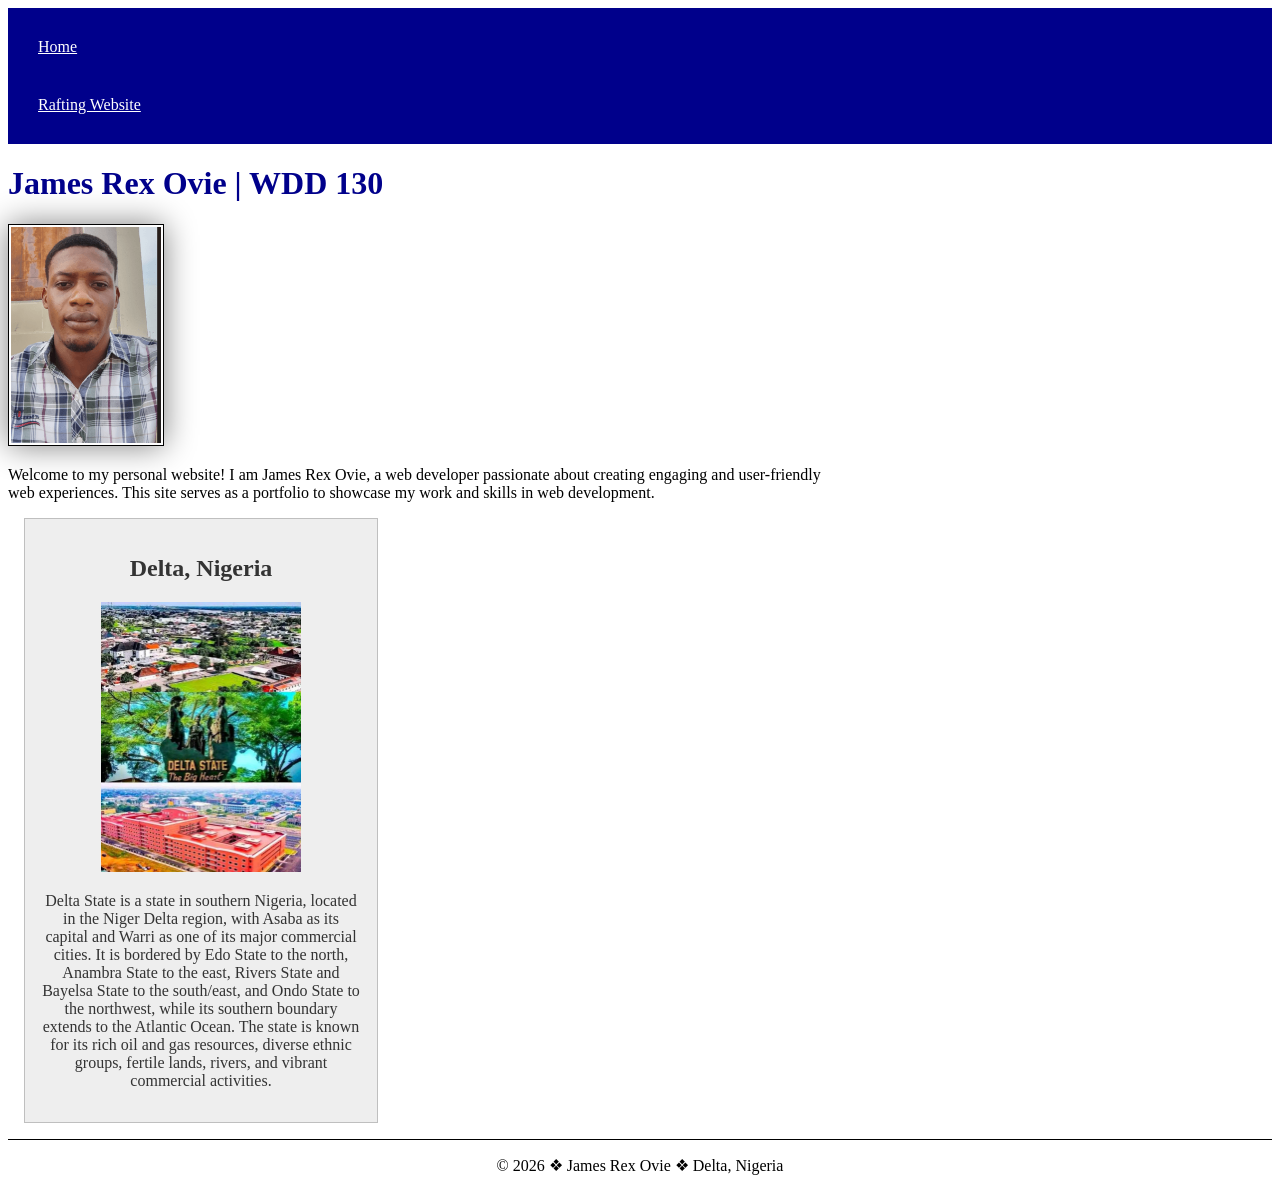
<file: index.html>
<!DOCTYPE html>
<html lang="en">

<head>
    <meta charset="UTF-8">
    <meta name="viewport" content="width=device-width, initial-scale=1.0">
    <title>James Rex Ovie | WDD 130</title>
    <meta name="description"
      content="Describe your home page here using your keywords like your name, the course, the purpose of the page.">
    <meta name="author" content="James Rex Ovie">
    <link rel="stylesheet" href="styles/styles.css">
</head>

<body>
    <header>
        <nav>
            <a href="#">Home</a>
            <a href="wwr/">Rafting Website</a>
        </nav>
    </header>
    <main>
        <h1>James Rex Ovie | WDD 130</h1>
        <img src="images/profile.png" alt="Hello, my name is James Rex Ovie" width="200">
        <p>Welcome to my personal website! I am James Rex Ovie, a web developer passionate about
            creating engaging and user-friendly web experiences. This site serves as a portfolio to
            showcase my work and skills in web development.</p>
    </main>
    <aside>
        <h2> Delta, Nigeria</h2>
        <img src="images/delta-state.jpg" alt="Delta landscape">
        <p>Delta State is a state in southern Nigeria, located in the Niger Delta region, with
            Asaba as its capital and Warri as one of its major commercial cities. It is
            bordered by Edo State to the north, Anambra State to the east, Rivers State and
            Bayelsa State to the south/east, and Ondo State to the northwest, while its southern
            boundary extends to the Atlantic Ocean. The state is known for its rich oil and gas
            resources, diverse ethnic groups, fertile lands, rivers, and vibrant commercial
            activities.</p>
    </aside>
    <footer>
        <p>© 2026 &#10070; James Rex Ovie &#10070; Delta, Nigeria</p>
    </footer>
</body>

</html>
</file>
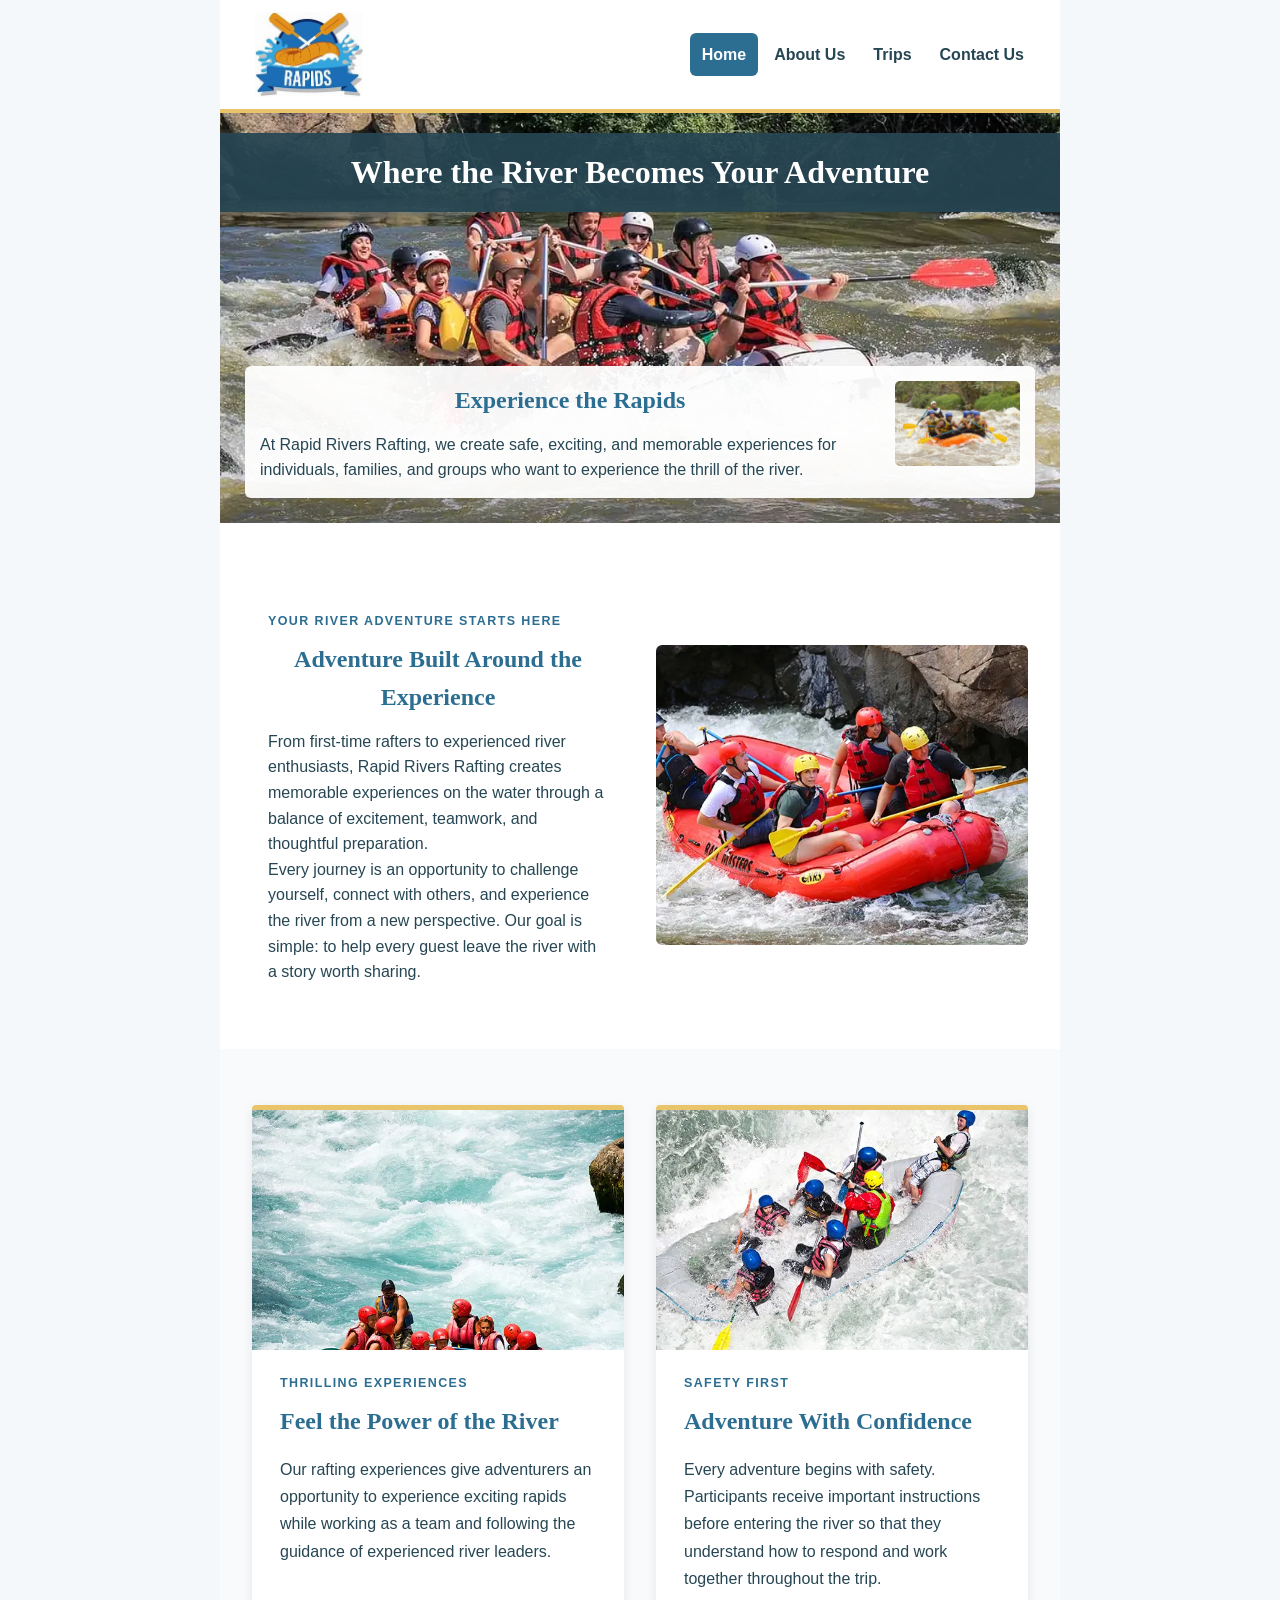
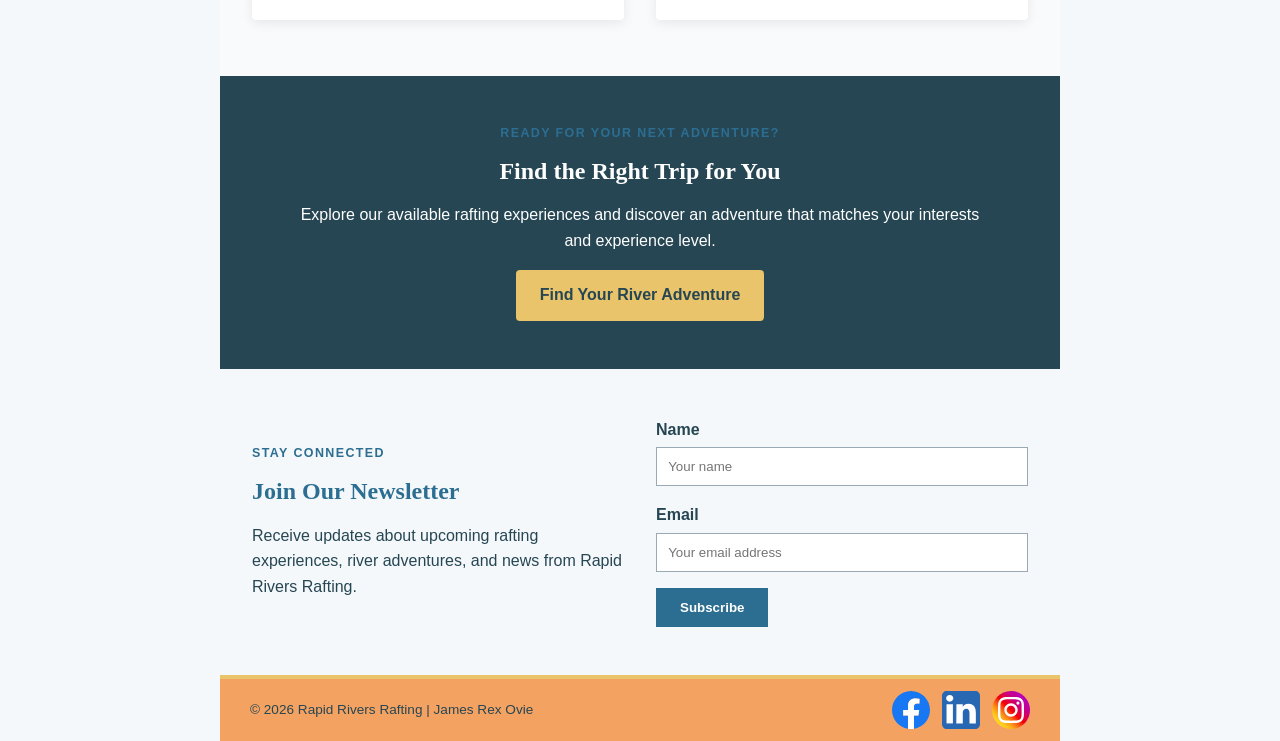
<file: wwr/index.html>
<!DOCTYPE html>
<html lang="en-US">

<head>
    <meta charset="UTF-8">
    <meta name="viewport" content="width=device-width, initial-scale=1.0">

    <meta name="description"
      content="Discover exciting white water rafting adventures with Rapid Rivers Rafting. Explore our river experiences, learn about our purpose, and plan your next adventure.">

    <meta name="author" content="James Rex Ovie">

    <title>Home | Rapid Rivers Rafting</title>

    <link rel="stylesheet" href="styles/rafting.css">
</head>

<body>

    <!-- =========================
         HEADER
         ========================= -->
    <header>

        <a class="logo-link" href="index.html">
            <img src="images/logo.jpeg" alt="Rapid Rivers Rafting Logo">
        </a>

        <nav aria-label="Primary navigation">
            <ul class="navigation">
                <li>
                    <a href="index.html" aria-current="page">Home</a>
                </li>
                <li>
                    <a href="about.html">About Us</a>
                </li>
                <li>
                    <a href="trips.html">Trips</a>
                </li>
                <li>
                    <a href="contact.html">Contact Us</a>
                </li>
            </ul>
        </nav>

    </header>


    <!-- =========================
         MAIN CONTENT
         ========================= -->
    <main>

        <!-- =========================
             HERO SECTION
             ========================= -->
        <section class="hero home-hero">

            <img src="images/rafting.webp" alt="People enjoying a white water rafting adventure">

            <h1>Where the River Becomes Your Adventure</h1>

            <article>

                <img src="images/happy_client.webp" alt="Happy rafting client">

                <h2>Experience the Rapids</h2>

                <p>
                    At Rapid Rivers Rafting, we create safe, exciting, and memorable
                    experiences for individuals, families, and groups who want to
                    experience the thrill of the river.
                </p>

            </article>

        </section>


        <!-- =========================
             INTRODUCTION
             ========================= -->
        <section class="home-introduction">

            <div class="home-introduction-text">

                <p class="section-label">
                    YOUR RIVER ADVENTURE STARTS HERE
                </p>

                <h2>Adventure Built Around the Experience</h2>

                <p>
                    From first-time rafters to experienced river enthusiasts,
                    Rapid Rivers Rafting creates memorable experiences on the
                    water through a balance of excitement, teamwork, and
                    thoughtful preparation.
                </p>

                <p>
                    Every journey is an opportunity to challenge yourself,
                    connect with others, and experience the river from a new
                    perspective. Our goal is simple: to help every guest leave
                    the river with a story worth sharing.
                </p>

            </div>

            <div class="home-introduction-image">

                <img src="images/river_expedition.webp" alt="Rafters enjoying a river expedition">

            </div>

        </section>


        <!-- =========================
             OFFERINGS / PURPOSE
             ========================= -->
        <section class="home-offerings">
            <article class="home-offering-card">
                <img src="images/half_day_adventure.webp"
                  alt="Rafters navigating exciting white water">

                <div class="home-offering-content">
                    <p class="section-label">Thrilling Experiences</p>
                    <h2>Feel the Power of the River</h2>
                    <p>
                        Our rafting experiences give adventurers an opportunity
                        to experience exciting rapids while working as a team
                        and following the guidance of experienced river leaders.
                    </p>
                </div>
            </article>

            <article class="home-offering-card">
                <img src="images/white_water_rapids.webp"
                  alt="Rafting group navigating the river safely">

                <div class="home-offering-content">
                    <p class="section-label">Safety First</p>
                    <h2>Adventure With Confidence</h2>
                    <p>
                        Every adventure begins with safety. Participants receive
                        important instructions before entering the river so that
                        they understand how to respond and work together
                        throughout the trip.
                    </p>
                </div>
            </article>
        </section>


        <!-- =========================
             CALL TO ACTION
             ========================= -->
        <section class="home-cta">

            <p class="section-label">
                READY FOR YOUR NEXT ADVENTURE?
            </p>

            <h2>Find the Right Trip for You</h2>

            <p>
                Explore our available rafting experiences and discover an
                adventure that matches your interests and experience level.
            </p>

            <a class="cta-button" href="trips.html">
                Find Your River Adventure
            </a>

        </section>


        <!-- =========================
             NEWSLETTER
             ========================= -->
        <section class="newsletter">

            <div class="newsletter-content">

                <p class="section-label">
                    STAY CONNECTED
                </p>

                <h2>Join Our Newsletter</h2>

                <p>
                    Receive updates about upcoming rafting experiences, river
                    adventures, and news from Rapid Rivers Rafting.
                </p>

            </div>


            <form class="newsletter-form" action="#" method="post">

                <div>

                    <label for="newsletter-name">
                        Name
                    </label>

                    <input type="text" id="newsletter-name" name="newsletter-name"
                      placeholder="Your name" required>

                </div>


                <div>

                    <label for="newsletter-email">
                        Email
                    </label>

                    <input type="email" id="newsletter-email" name="newsletter-email"
                      placeholder="Your email address" required>

                </div>


                <button type="submit">
                    Subscribe
                </button>

            </form>

        </section>

    </main>


    <!-- =========================
         FOOTER
         ========================= -->
    <footer>

        <p>
            © 2026 Rapid Rivers Rafting | James Rex Ovie
        </p>

        <nav class="socialmedia" aria-label="Social media links">

            <a href="https://facebook.com" aria-label="Rapid Rivers Rafting on Facebook">
                <img src="images/facebook.svg" alt="Facebook">
            </a>

            <a href="https://linkedin.com" aria-label="Rapid Rivers Rafting on LinkedIn">
                <img src="images/linkedin.svg" alt="LinkedIn">
            </a>

            <a href="https://instagram.com" aria-label="Rapid Rivers Rafting on Instagram">
                <img src="images/instagram.svg" alt="Instagram">
            </a>

        </nav>

    </footer>

</body>

</html>
</file>
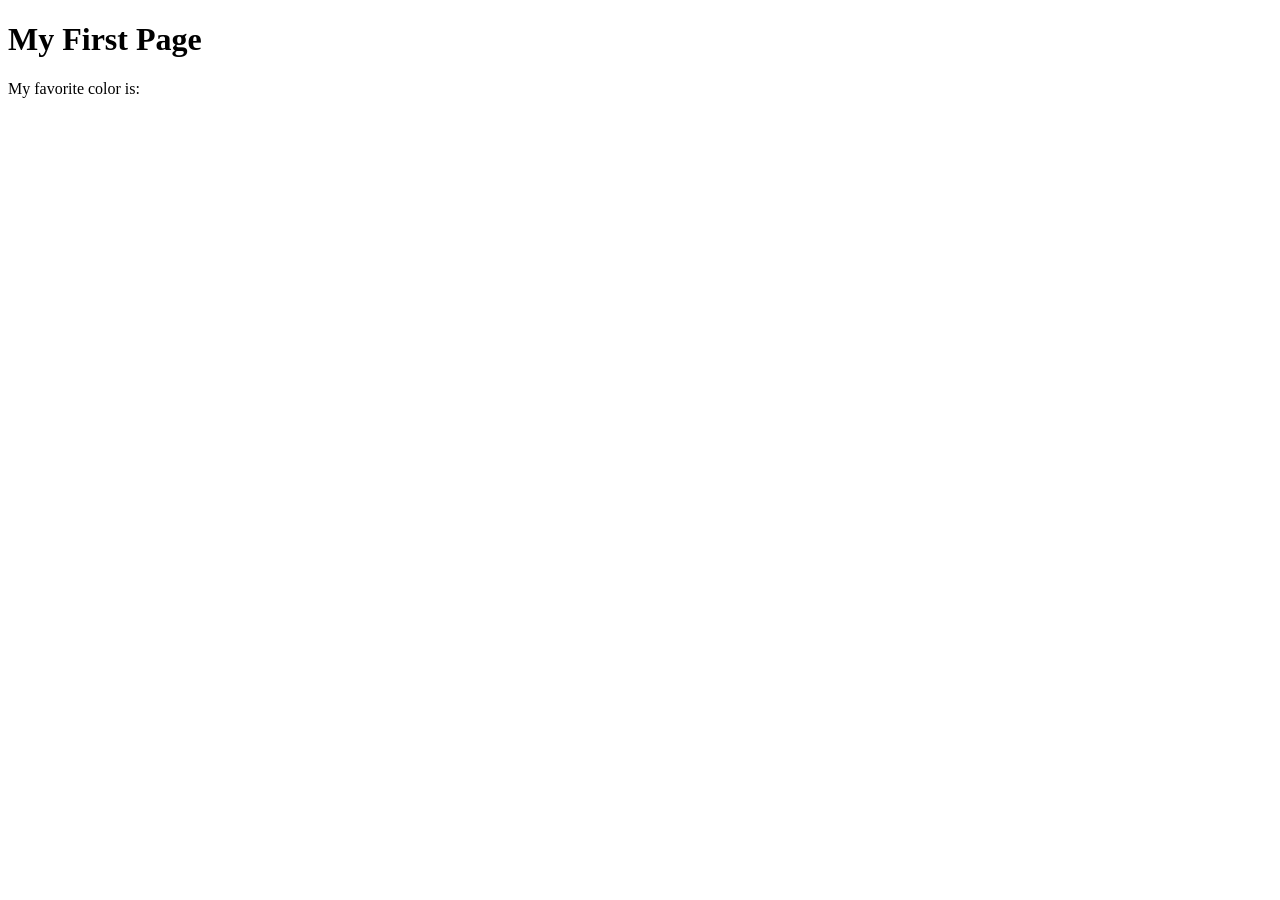
<file: week01/first-page.html>
<!DOCTYPE html>
<html lang="en">
<head>
    <meta charset="UTF-8">
    <meta name="viewport" content="width=device-width, initial-scale=1.0">
    <title>My First Page</title>
</head>
<body>
    <h1>My First Page</h1>
    <p>My favorite color is: </p>
</body>
</html>
</file>
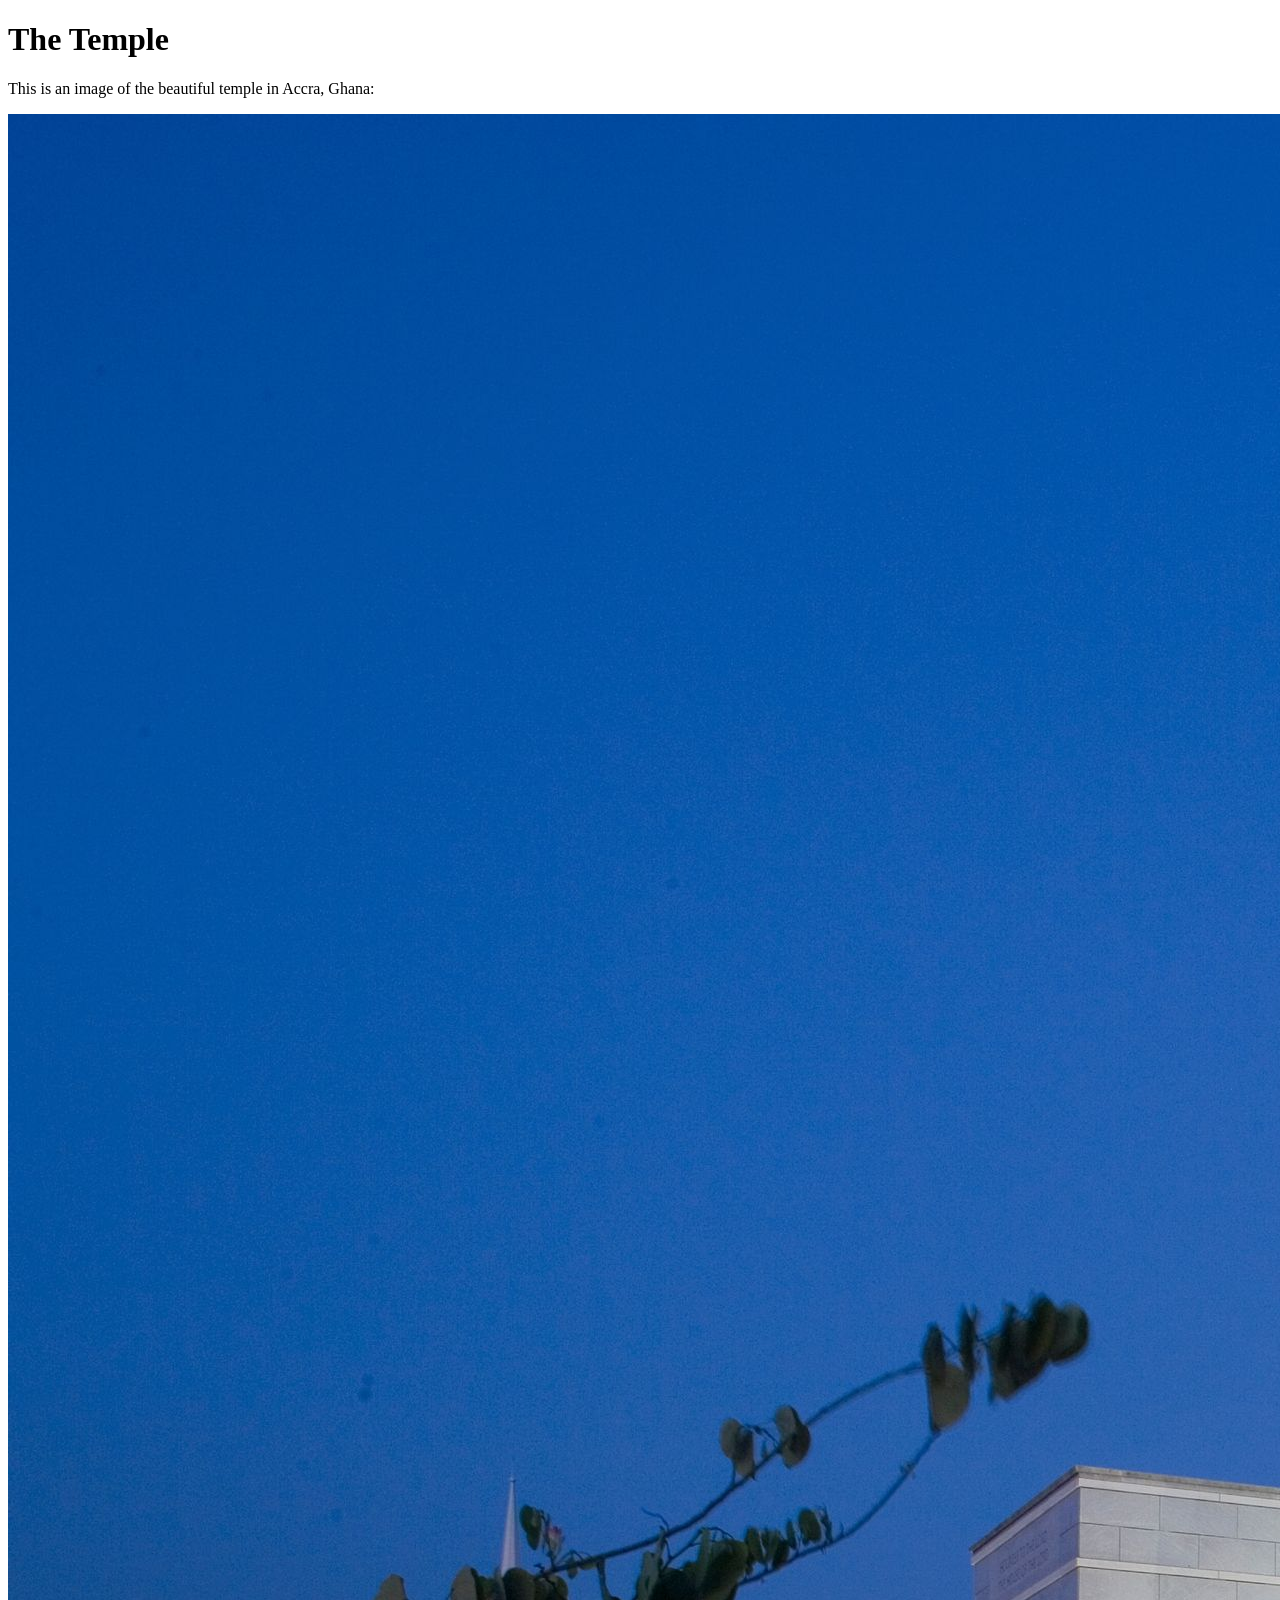
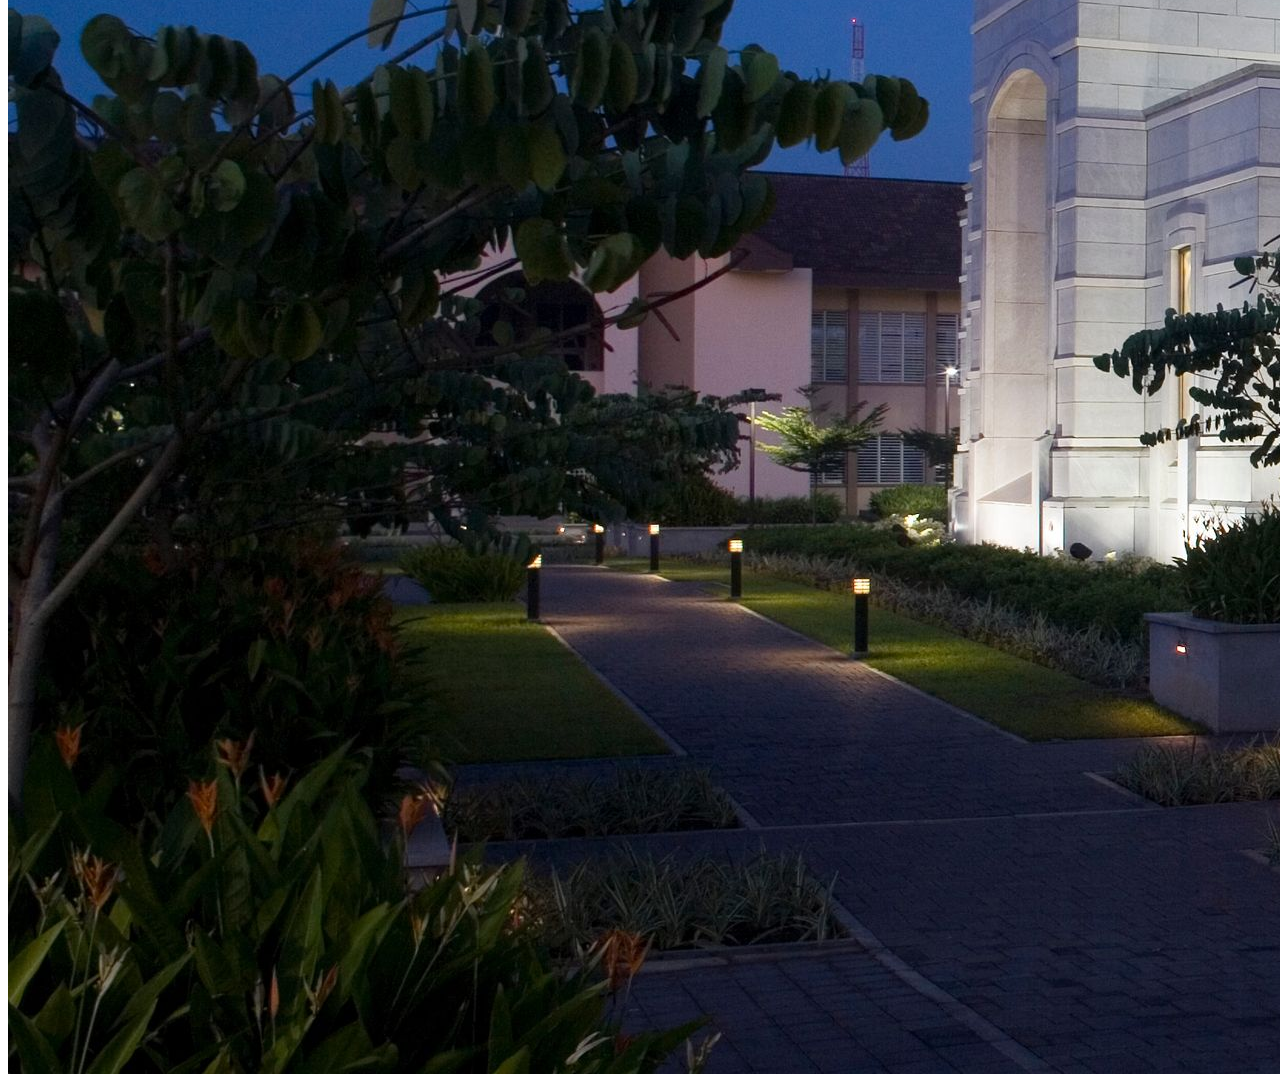
<file: week01/images.html>
<!DOCTYPE html>
<html lang="en">
<head>
    <meta charset="UTF-8">
    <meta name="viewport" content="width=device-width, initial-scale=1.0">
    <title>Temple Image</title>
</head>
<body>
    <h1>The Temple</h1>
    <p>This is an image of the beautiful temple in Accra, Ghana:</p>
    <img src="images/temple-large.jpeg" alt="The Accra Ghana Temple">
    
</body>
</html>
</file>
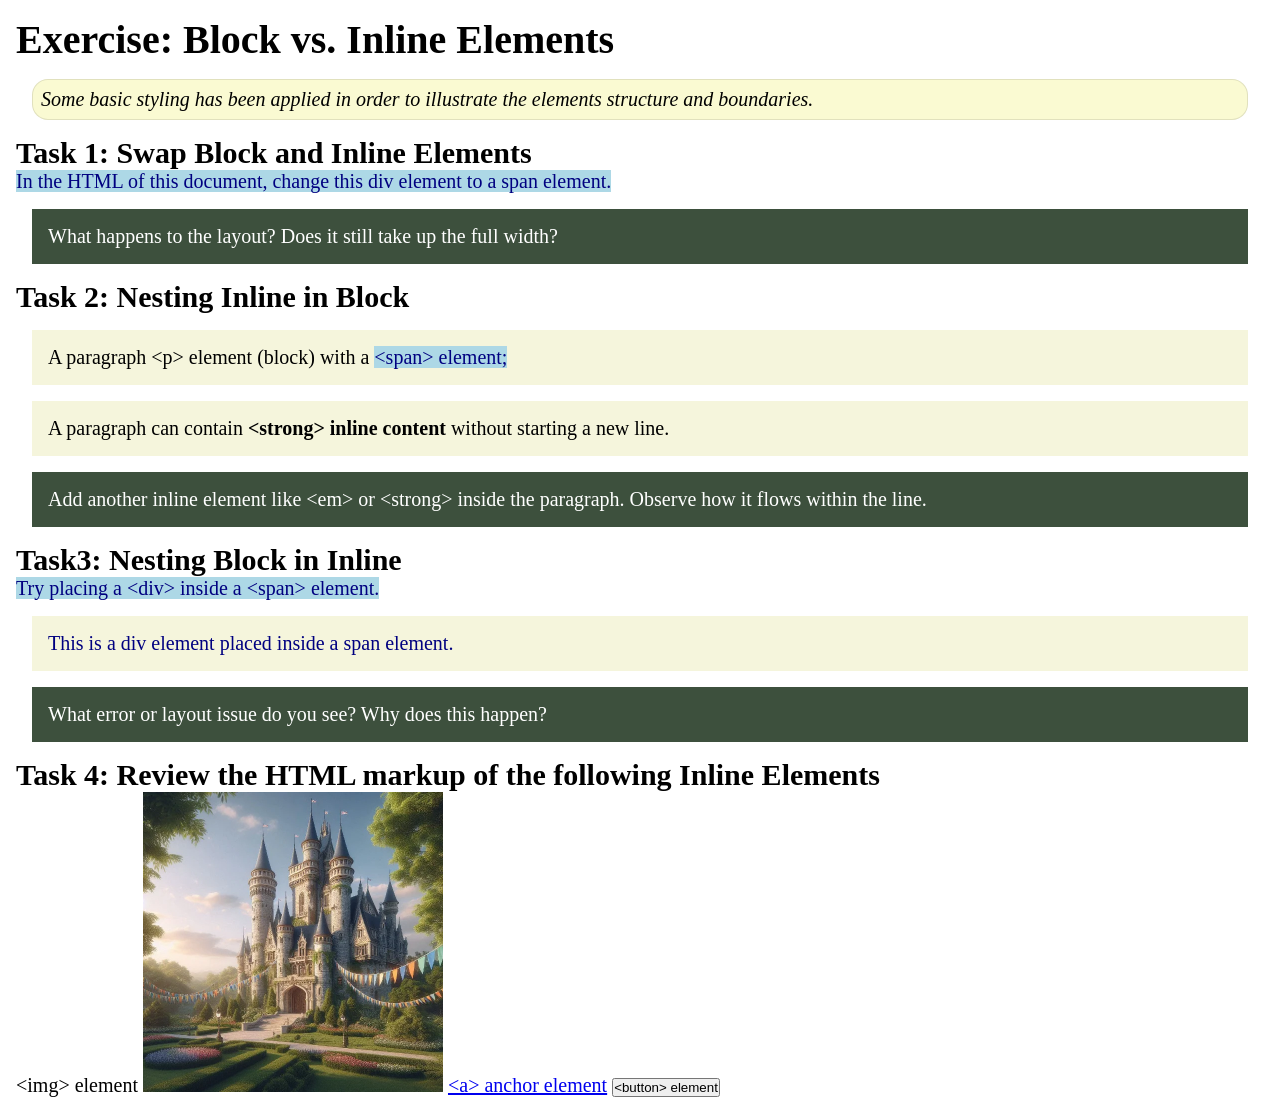
<file: week02/block-vs-inline.html>
<!DOCTYPE html>
<html lang="en">

<head>
    <meta charset="UTF-8">
    <meta name="viewport" content="width=device-width, initial-scale=1.0">
    <title>Exercise: Block vs. Inline Elements</title>
    <link rel="stylesheet" href="styles/block-vs-inline.css">
</head>

<body>
    <main>
        <h1>Exercise: Block vs. Inline Elements</h1>
        <p class="note">Some basic styling has been applied in order to illustrate the elements
            structure and
            boundaries.</p>

        <h2>Task 1: Swap Block and Inline Elements</h2>
        <span>In the HTML of this document, change this div element to a span element.</span>

        <p class="question">What happens to the layout? Does it still take up the full width?</p>

        <h2>Task 2: Nesting Inline in Block</h2>
        <p>A paragraph &lt;p&gt; element (block) with a <span>&lt;span&gt; element;</span></p>
        <!-- Added another inline element: strong -->
        <p>
            A paragraph can contain
            <strong>&lt;strong&gt; inline content</strong>
            without starting a new line.
        </p>
        <p class="question">Add another inline element like &lt;em&gt; or &lt;strong&gt; inside the
            paragraph. Observe how it flows within the line.</p>

        <h2>Task3: Nesting Block in Inline</h2>
        <span>Try placing a &lt;div&gt; inside a &lt;span&gt; element.
            <div>
                This is a div element placed inside a span element.
            </div>
        </span>
        <p class="question">What error or layout issue do you see? Why does this happen?</p>


        <h2>Task 4: Review the HTML markup of the following Inline Elements</h2>
        &lt;img&gt; element
        <img src="images/castle.webp" alt="placeholder image (images are inline)" width="300"
          height="300">
        <a href="https://churchofjesuschrist.org">&lt;a&gt; anchor element</a>
        <button type="button">&lt;button&gt; element</button>
    </main>
</body>

</html>
</file>
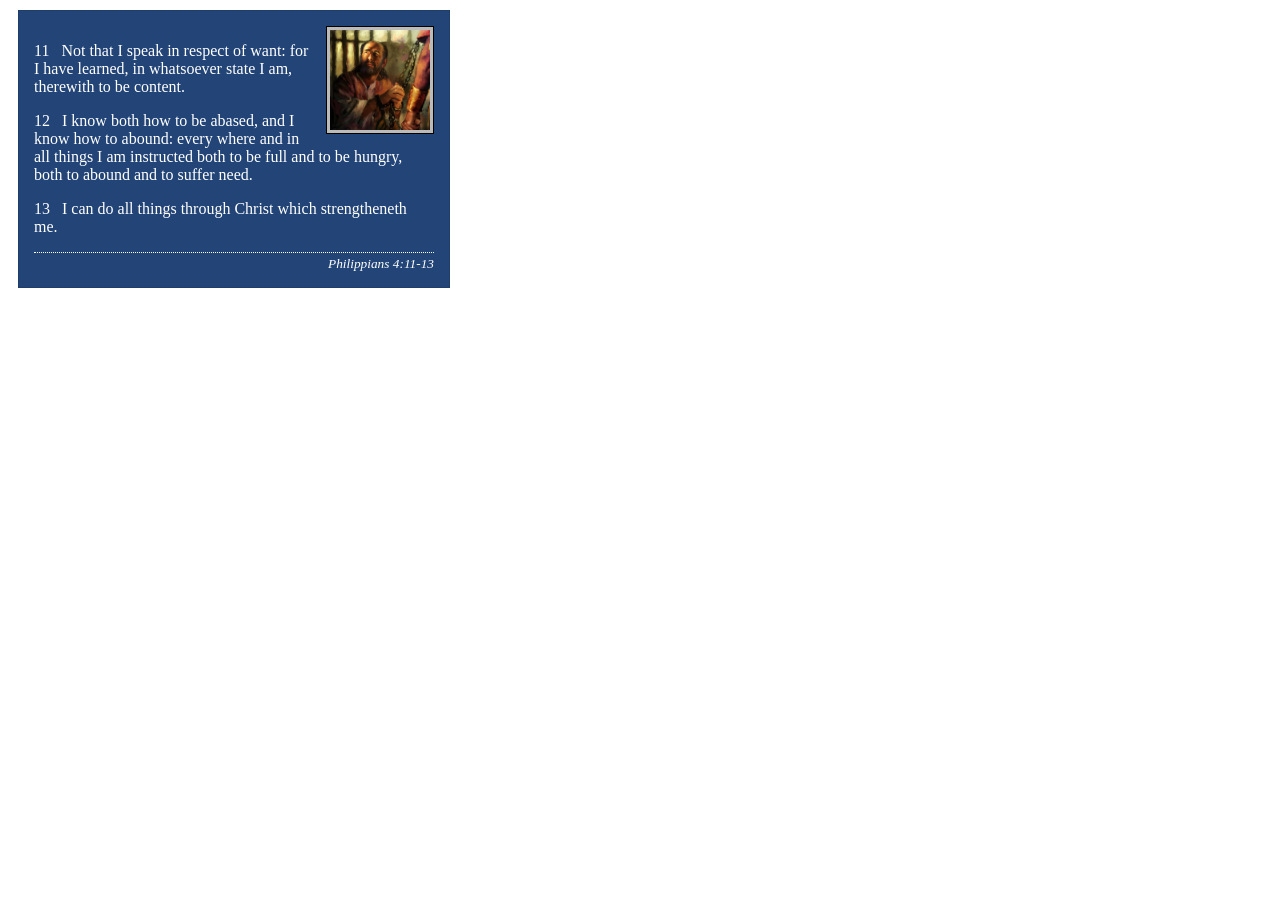
<file: week02/box-model-solution.html>
<!DOCTYPE html>
<html lang="en">
<head>
    <meta charset="UTF-8">
    <meta name="viewport" content="width=device-width, initial-scale=1.0">
    <title>Box Model Activity</title>
    <link rel="stylesheet" href="styles/box-model-solution.css">
</head>
<body>
    <main>
        <div class="callout">
            <img src="images/apostle-paul-imprisoned.webp" alt="Paul the Apostle - Imprisoned in Rome" width="200" height="200">
            <blockquote>
                <p>11 &nbsp; Not that I speak in respect of want: for I have learned, in whatsoever state I am, therewith to be content.</p>
                <p>12 &nbsp; I know both how to be abased, and I know how to abound: every where and in all things I am instructed both to be full and to be hungry, both to abound and to suffer need.</p>
                <p>13 &nbsp; I can do all things through Christ which strengtheneth me.</p>
            </blockquote>
            <cite>Philippians 4:11-13</cite>
        </div>
    </main>
</body>
</html>
</file>
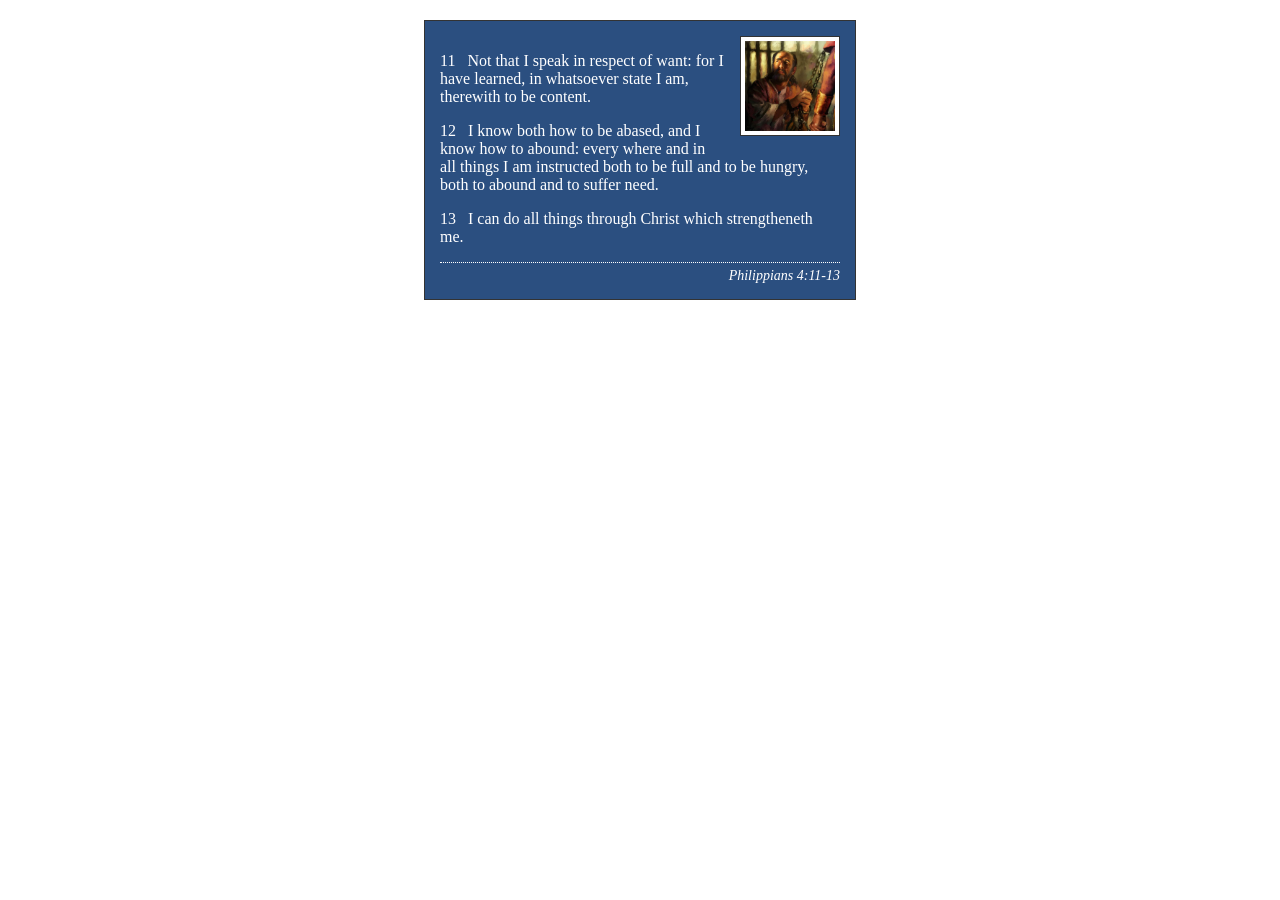
<file: week02/box-model.html>
<!DOCTYPE html>
<html lang="en">

<head>
    <meta charset="UTF-8">
    <meta name="viewport" content="width=device-width, initial-scale=1.0">
    <link rel="stylesheet" href="styles/box-model.css">
    <title>Box Model Activity</title>
</head>

<body>
    <main>
        <div class="callout">
            <img src="images/apostle-paul-imprisoned.webp"
              alt="Paul the Apostle - Imprisoned in Rome" width="200" height="200">
            <blockquote>
                <p>11 &nbsp; Not that I speak in respect of want: for I have learned, in whatsoever
                    state I am, therewith to be content.</p>
                <p>12 &nbsp; I know both how to be abased, and I know how to abound: every where and
                    in all things I am instructed both to be full and to be hungry, both to abound
                    and to suffer need.</p>
                <p>13 &nbsp; I can do all things through Christ which strengtheneth me.</p>
            </blockquote>
            <cite>Philippians 4:11-13</cite>
        </div>
    </main>
</body>

</html>
</file>
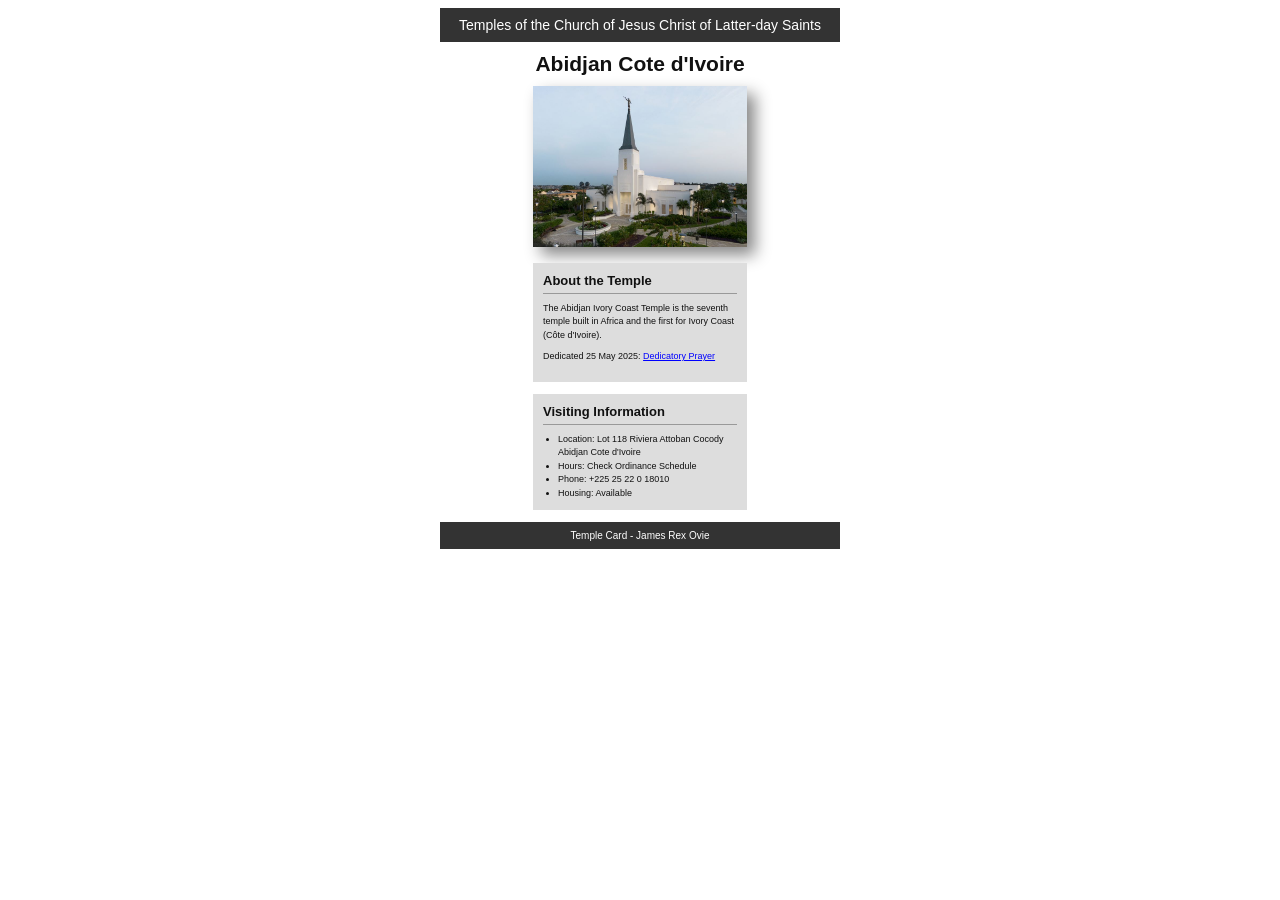
<file: week02/temple.html>
<!DOCTYPE html>
<html lang="en">

<head>
    <meta charset="UTF-8">
    <meta name="viewport" content="width=device-width, initial-scale=1.0">
    <link rel="stylesheet" href="styles/temple.css">
    <title>Temple Card - Abidjan Cote d'Ivoire</title>
</head>

<body>
    <header>
        <p>Temples of the Church of Jesus Christ of Latter-day Saints</p>
    </header>
    <main>
        <h1>Abidjan Cote d'Ivoire</h1>
        <picture>
            <img src="images/abidjan-ivory-coast.jpeg" alt="Abidjan Cote d'Ivoire Temple">
        </picture>
        <section>
            <h2>About the Temple</h2>
            <p>The Abidjan Ivory Coast Temple is the seventh temple built in Africa and the first
                for Ivory Coast (Côte
                d'Ivoire).</p>
            <p>Dedicated 25 May 2025: <a
                  href="https://www.churchofjesuschrist.org/temples/dedicatory-prayer/abidjan-ivory-coast-temple/2025-05-25?lang=eng"
                  target="_blank" rel="noopener noreferrer">Dedicatory Prayer</a></p>
        </section>
        <section>
            <h2>Visiting Information</h2>
            <ul>
                <li>Location: Lot 118 Riviera Attoban Cocody Abidjan Cote d'Ivoire</li>
                <li>Hours: Check Ordinance Schedule</li>
                <li>Phone: +225 25 22 0 18010</li>
                <li>Housing: Available</li>
            </ul>
        </section>
    </main>
    <footer>
        <p>Temple Card - James Rex Ovie</p>
    </footer>
</body>

</html>
</file>
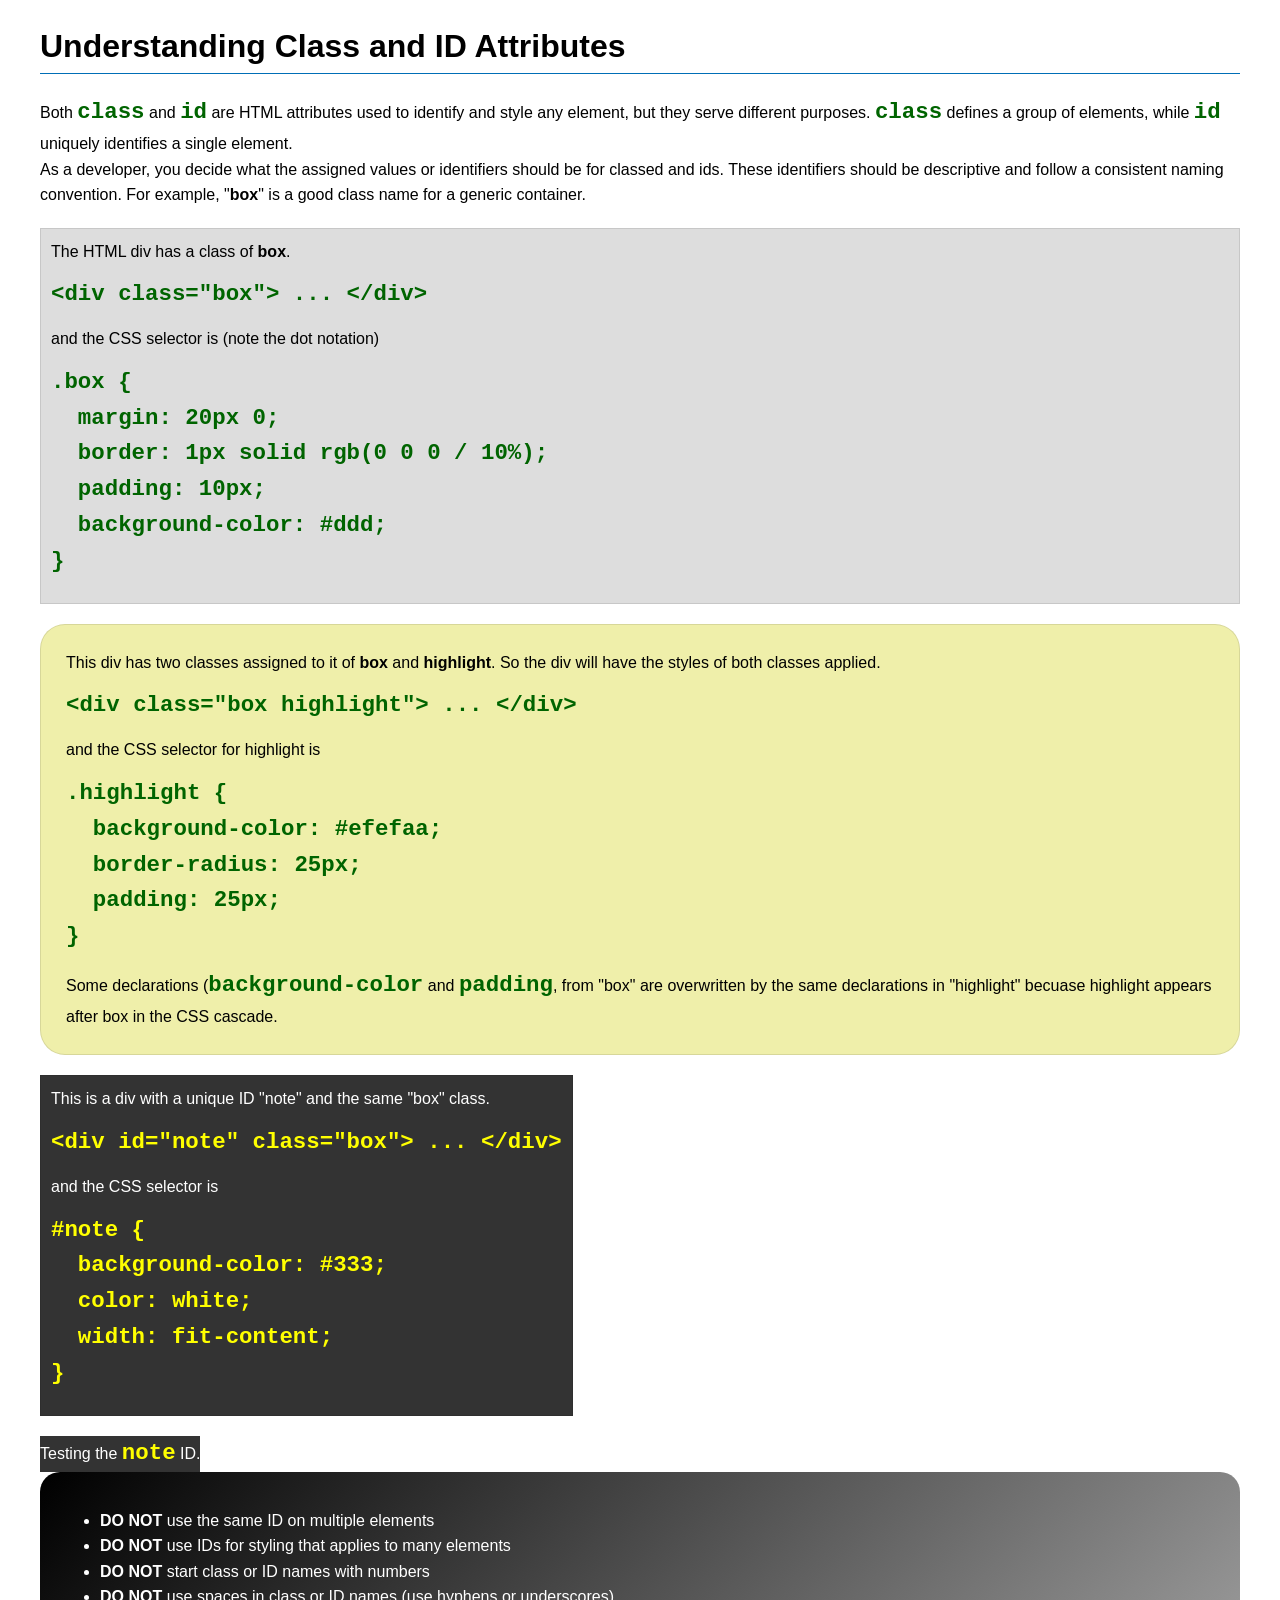
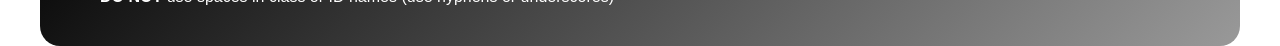
<file: week03/class-and-id.html>
<!DOCTYPE html>
<html lang="en">

<head>
    <meta charset="UTF-8">
    <meta name="viewport" content="width=device-width, initial-scale=1.0">
    <title>Class vs ID Attributes</title>
    <link rel="stylesheet" href="styles/class-and-id.css">
</head>

<body>
    <h1>Understanding Class and ID Attributes</h1>
    <p>Both <code>class</code> and <code>id</code> are HTML attributes used to identify and style any element, but they
        serve different purposes. <code>class</code> defines a group of elements, while <code>id</code> uniquely
        identifies a single element.</p>
    <p>As a developer, you decide what the assigned values or identifiers should be for classed and ids. These
        identifiers should be
        descriptive and follow a consistent naming convention. For example, "<strong>box</strong>" is a good class name
        for a generic container.</p>
    <div class="box">
        <p>The HTML div has a class of <strong>box</strong>.</p>
        <pre><code class="html">&lt;div class="box"&gt; ... &lt;/div&gt;</code></pre>
        and the CSS selector is (note the dot notation)
        <pre><code class="css">.box {
  margin: 20px 0;
  border: 1px solid rgb(0 0 0 / 10%);
  padding: 10px;
  background-color: #ddd; 
}</code></pre>
    </div>

    <div class="box highlight">
        <p>This div has two classes assigned to it of <strong>box</strong> and <strong>highlight</strong>. So the div
            will have the styles of both classes applied.</p>
        <pre><code class="html">&lt;div class="box highlight"&gt; ... &lt;/div&gt;</code></pre>
        and the CSS selector for highlight is
        <pre><code class="css">.highlight {
  background-color: #efefaa;
  border-radius: 25px;
  padding: 25px;
}</code></pre>
<p>Some declarations (<code>background-color</code> and <code>padding</code>, from "box" are overwritten by the same declarations in "highlight" becuase highlight appears after box in the CSS cascade.</p>
    </div>

    <div id="note" class="box">
        <p>This is a div with a unique ID "note" and the same "box" class.</p>
        <pre><code class="html">&lt;div id="note" class="box"&gt; ... &lt;/div&gt;</code></pre>
        and the CSS selector is
        <pre><code class="css">#note {
  background-color: #333;
  color: white;
  width: fit-content;
}</code></pre>
    </div>

    <div id="note">
        <p>Testing the <code>note</code> ID.</p>
    </div>

    <section id="best-practice">
        <ul>
            <li><strong>DO NOT</strong> use the same ID on multiple elements</li>
            <li><strong>DO NOT</strong> use IDs for styling that applies to many elements</li>
            <li><strong>DO NOT</strong> start class or ID names with numbers</li>
            <li><strong>DO NOT</strong> use spaces in class or ID names (use hyphens or underscores)</li>
        </ul>
    </section>




</body>

</html>
</file>
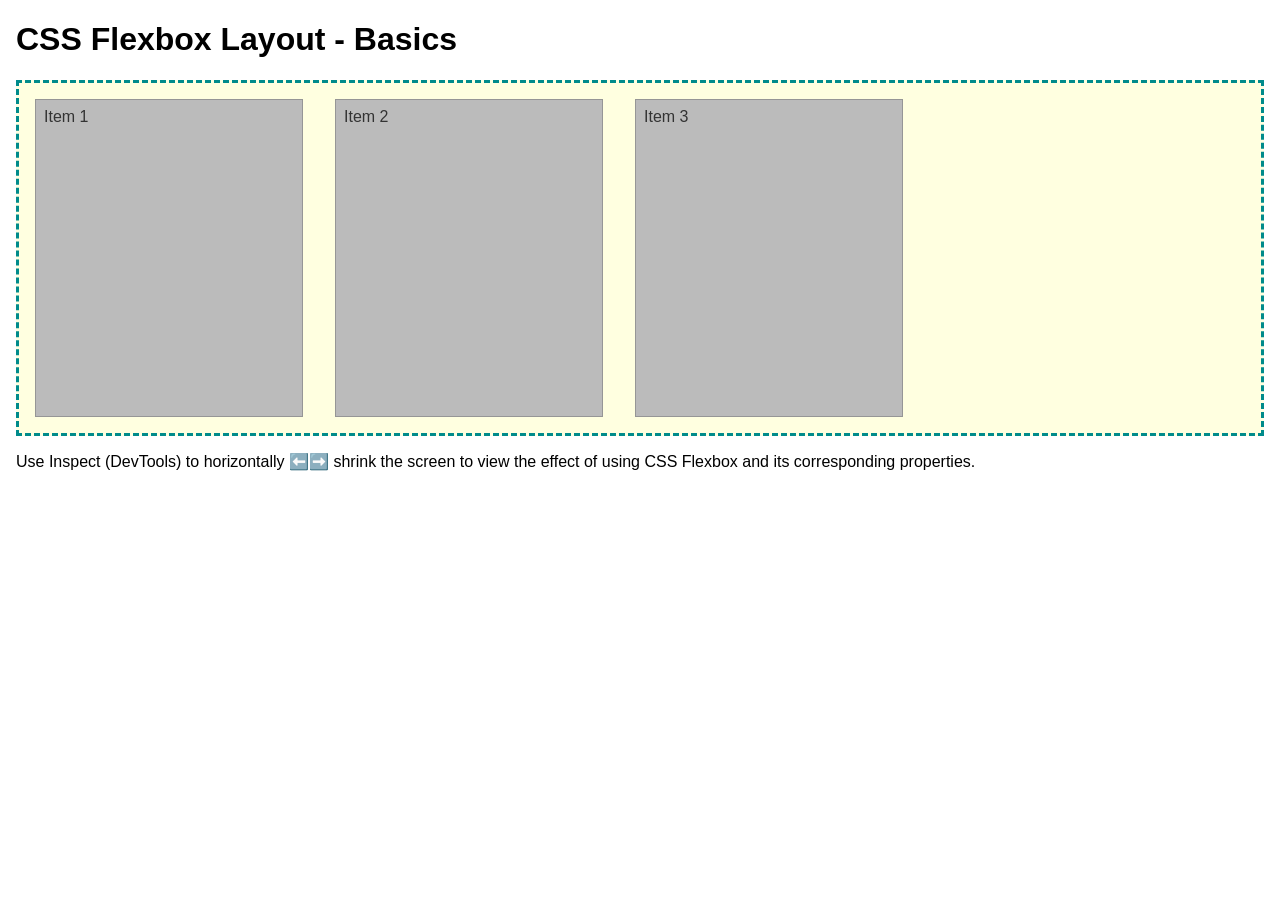
<file: week04/flexbox-layout.html>
<!DOCTYPE html>
<html lang="en">
<head>
    <meta charset="UTF-8">
    <meta name="viewport" content="width=device-width, initial-scale=1.0">
    <title>CSS Flexbox Layout - Basics</title>
    <link rel="stylesheet" href="styles/flexbox.css">
</head>
<body>
    <main>
        <h1>CSS Flexbox Layout - Basics</h1>
        <div class="flex-container">
            <div class="flex-item item1">Item 1</div>
            <div class="flex-item item2">Item 2</div>
            <div class="flex-item item3">Item 3</div>
        </div>
        <p>Use Inspect (DevTools) to horizontally ⬅️➡️ shrink the screen to view the effect of using CSS Flexbox and its corresponding properties.</p>
    </main>
</body>
</html>
</file>
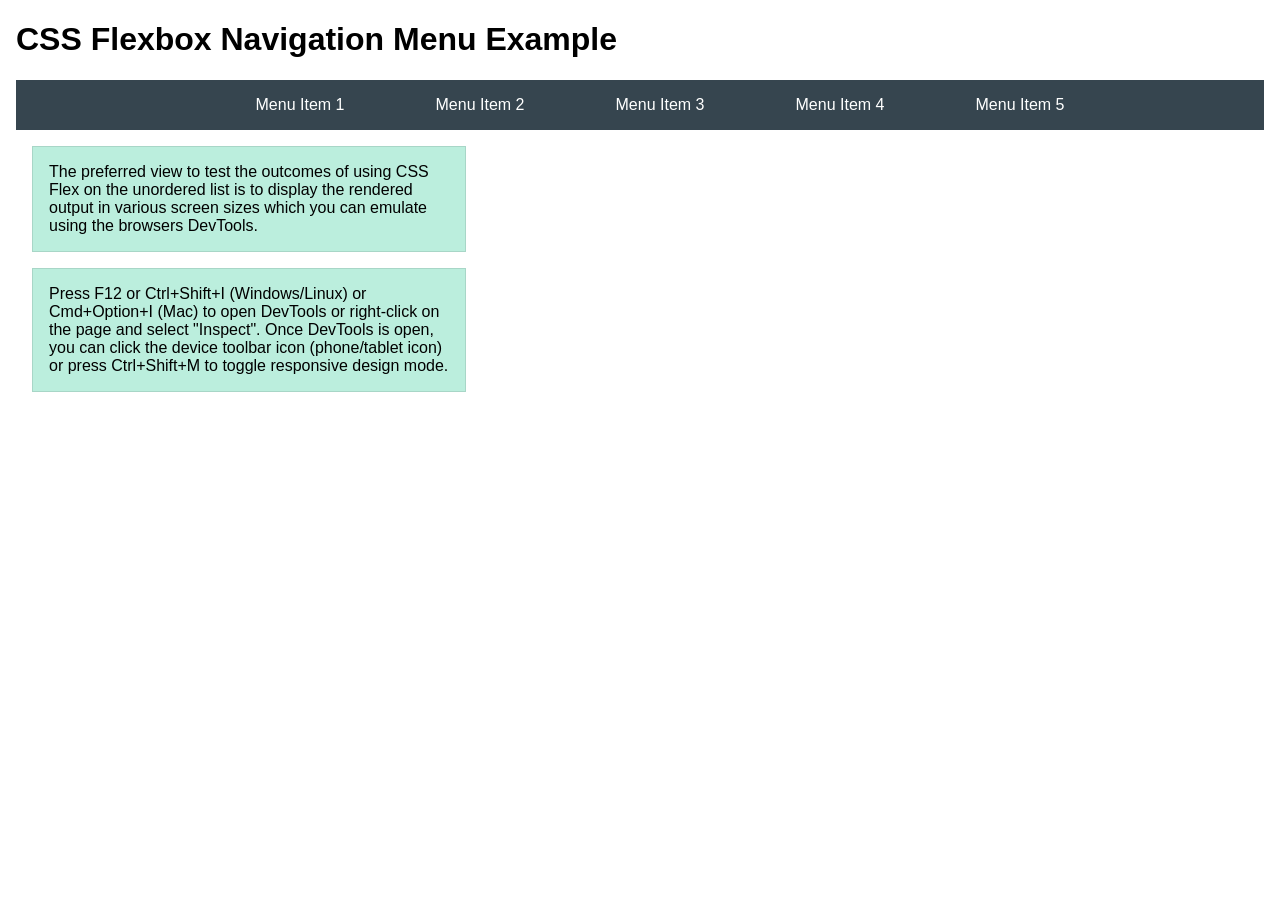
<file: week04/flexbox-menu.html>
<!DOCTYPE html>
<html lang="en">
<head>
    <meta charset="UTF-8">
    <meta name="viewport" content="width=device-width, initial-scale=1.0">
    <title>CSS Flexbox - Navigation Menu</title>
    <link rel="stylesheet" href="styles/flexbox-menu.css">
</head>
<body>
    <main>
        <h1>CSS Flexbox Navigation Menu Example</h1>
        <nav>
            <ul>
                <li><a href="#">Menu Item 1</a></li>
                <li><a href="#">Menu Item 2</a></li>
                <li><a href="#">Menu Item 3</a></li>
                <li><a href="#">Menu Item 4</a></li>
                <li><a href="#">Menu Item 5</a></li>
            </ul>
        </nav>
        <p>The preferred view to test the outcomes of using CSS Flex on the unordered list is to display the rendered output in various screen sizes which you can emulate using the browsers DevTools.</p>

        <p>Press F12 or Ctrl+Shift+I (Windows/Linux) or Cmd+Option+I (Mac) to open DevTools or right-click on the page and select "Inspect". Once DevTools is open, you can click the device toolbar icon (phone/tablet icon) or press Ctrl+Shift+M to toggle responsive design mode.</p>

                      
        
    </main>
</body>
</html>
</file>
<file: styles/styles.css>
nav {
    background-color: darkblue;
    padding: 10px;
}

main {
    max-width: 840px;
}

nav a {
    color: white;
    display: block;
    padding: 20px;
}

h1 {
    color: darkblue;
}

aside {
    width: 20rem;
    margin: 1rem;
    border: 1px solid rgb(0 0 0/0.2);
    /* 1 */
    padding: 1rem;
    background-color: #eee;
    color: #333;
    text-align: center;
}

aside img {
    width: 200px;
    height: auto;
}

main img {
    width: 150px;
    height: auto;
    border: 1px solid black;
    padding: 2px;
    box-shadow: 0 0 30px gray;
}

p {
    padding: 0;
}

footer {
    margin-top: 15px;
    border-top: 1px solid #000;
    text-align: center;
}
</file>
<file: wwr/styles/rafting.css>
/* =========================================================
   WDD130 - Rafting Site
   Shared Stylesheet
   Student: James Rex Ovie
   File: wwr/styles/rafting.css
   ========================================================= */
:root {
    --primary-color: #2c6e91;
    --secondary-color: #f4a261;
    --accent1-color: #264653;
    --accent2-color: #e9c46a;
    --light-bg: #f5f8fa;
    --section-bg: #f8fafb;
    --hero-overlay: #264653eb;
    --hero-article-bg: #fffffff0;
    --white: #ffffff;

    --heading-font: Georgia, "Times New Roman", serif;
    --body-font: Arial, Helvetica, sans-serif;
}

* {
    margin: 0;
    padding: 0;
    box-sizing: border-box;
}

body {
    font-family: var(--body-font);
    color: var(--accent1-color);
    background-color: var(--light-bg);
    line-height: 1.6;
}

header,
main,
footer {
    width: 840px;
    max-width: 100%;
    margin: 0 auto;
}

/* =========================================================
   HEADER - CSS GRID
   The logo and navigation share one horizontal row.
   ========================================================= */

header {
    display: grid;
    grid-template-columns: 130px 1fr;
    align-items: center;
    gap: 20px;
    padding: 12px 24px;
    background-color: var(--white);
    border-bottom: 4px solid var(--accent2-color);
}

.logo-link {
    display: block;
}

header img {
    display: block;
    width: 120px;
    height: 85px;
    margin: 0 auto;
    object-fit: contain;
}

/* =========================================================
   NAVIGATION - CSS FLEXBOX
   Consistent navigation across all pages.
   ========================================================= */

header nav {
    margin: 0;
    padding: 0;
}

.navigation {
    display: flex;
    justify-content: flex-end;
    align-items: center;
    gap: 4px;
    list-style: none;
    margin: 0;
    padding: 0;
}

.navigation li {
    flex: 0 0 auto;
}

.navigation a {
    display: block;
    padding: 9px 12px;
    color: var(--accent1-color);
    text-align: center;
    text-decoration: none;
    font-weight: bold;
    border: none;
    border-radius: 6px;
    background-color: transparent;
    transition:
        background-color 0.3s ease,
        color 0.3s ease,
        transform 0.2s ease,
        box-shadow 0.2s ease;
}

.navigation a:hover,
.navigation a:focus {
    color: var(--white);
    background-color: var(--primary-color);
    transform: translateY(-2px);
    box-shadow: 0 3px 8px rgba(0, 0, 0, 0.12);
}

.navigation a:focus-visible {
    outline: 2px solid var(--accent1-color);
    outline-offset: 2px;
}

.navigation a[aria-current="page"] {
    color: var(--white);
    background-color: var(--primary-color);
}

/* =========================================================
   MAIN AND HEADINGS
   ========================================================= */

main {
    background-color: var(--white);
}

h1,
h2 {
    font-family: var(--heading-font);
    color: var(--primary-color);
}

h2 {
    margin-bottom: 12px;
    text-align: center;
    font-size: 1.5rem;
}

/* =========================================================
   CONTACT PAGE
   Company information, map, and contact form.
   ========================================================= */

.contact-intro {
    display: grid;
    grid-template-columns: 1fr 1fr;
    gap: 30px;
    padding: 25px 30px;
    background-color: var(--white);
}

.company-info {
    text-align: center;
}

.company-info h1 {
    margin-bottom: 10px;
    font-size: 1.8rem;
}

.company-info p {
    margin-bottom: 10px;
    font-size: 0.9rem;
}

.company-info a {
    color: var(--primary-color);
    font-weight: bold;
    text-decoration: none;
}

.company-info a:hover,
.company-info a:focus {
    text-decoration: underline;
}

.contact-map {
    display: block;
    width: 100%;
    height: 200px;
    margin-top: 15px;
    border: 1px solid var(--accent1-color);
}

/* CONTACT FORM */

.contact-form {
    padding: 20px;
    background-color: var(--section-bg);
    border-left: 5px solid var(--accent2-color);
    border-radius: 5px;
}

.form-group {
    margin-bottom: 15px;
}

.contact-form label,
.contact-form legend {
    font-weight: bold;
    color: var(--accent1-color);
}

.form-group label {
    display: block;
    margin-bottom: 5px;
}

.contact-form input[type="text"],
.contact-form input[type="email"],
.contact-form textarea {
    width: 100%;
    padding: 10px;
    border: 1px solid var(--accent1-color);
    border-radius: 5px;
    background-color: var(--white);
    font-family: var(--body-font);
    font-size: 0.9rem;
}

.contact-form input[type="text"]:focus,
.contact-form input[type="email"]:focus,
.contact-form textarea:focus {
    outline: 2px solid var(--primary-color);
    outline-offset: 1px;
}

.contact-form textarea {
    min-height: 100px;
    resize: vertical;
}

.contact-form fieldset {
    margin-bottom: 15px;
    padding: 12px;
    border: 1px solid var(--accent1-color);
    border-radius: 5px;
}

.contact-form legend {
    padding: 0 5px;
}

.radio-option {
    display: block;
    margin: 8px 0;
    font-weight: normal;
}

.radio-option input {
    width: 18px;
    height: 18px;
    margin-right: 8px;
    vertical-align: middle;
}

.checkbox-option {
    display: flex;
    align-items: center;
    gap: 8px;
    margin-bottom: 15px;
    font-size: 0.85rem;
    font-weight: normal;
}

.checkbox-option input {
    width: 18px;
    height: 18px;
    flex-shrink: 0;
}

.contact-form button {
    display: block;
    width: 100%;
    padding: 10px 15px;
    border: none;
    border-radius: 6px;
    background-color: var(--primary-color);
    color: var(--white);
    font-family: var(--body-font);
    font-size: 1rem;
    font-weight: bold;
    cursor: pointer;
    transition:
        background-color 0.3s ease,
        transform 0.2s ease,
        box-shadow 0.2s ease;
}

.contact-form button:hover,
.contact-form button:focus {
    background-color: var(--accent1-color);
    transform: translateY(-2px);
    box-shadow: 0 4px 10px rgba(0, 0, 0, 0.15);
}

/* =========================================================
   EMPLOYEE PROFILES
   ========================================================= */

.employees {
    margin: 0 30px 25px;
    padding: 20px;
    border-left: 5px solid var(--accent2-color);
    background-color: var(--section-bg);
}

.employees h2 {
    margin-bottom: 18px;
}

.employee-grid {
    display: grid;
    grid-template-columns: repeat(3, 1fr);
    gap: 25px;
    align-items: start;
}

.employee-grid figure {
    margin: 0;
    text-align: center;
}

.employee-grid img {
    display: block;
    width: 110px;
    height: 110px;
    margin: 0 auto 8px;
    object-fit: cover;
    border-radius: 50%;
    border: 3px solid var(--accent2-color);
}

.employee-grid figcaption {
    color: var(--accent1-color);
    font-size: 0.85rem;
    line-height: 1.4;
}

/* =========================================================
   HERO
   Retains the visual style from the previous work.
   ========================================================= */

.hero {
    position: relative;
    margin-bottom: 25px;
}

.hero > img {
    display: block;
    width: 100%;
    height: 375px;
    object-fit: cover;
}

.hero h1 {
    position: absolute;
    top: 20px;
    left: 0;
    width: 100%;
    padding: 14px;
    text-align: center;
    background-color: var(--hero-overlay);
    color: var(--white);
    font-size: 2rem;
}

.hero article {
    position: absolute;
    left: 25px;
    right: 25px;
    bottom: 25px;
    min-height: 120px;
    margin: 0;
    padding: 15px;
    background-color: var(--hero-article-bg);
    border-radius: 6px;
}

.hero article img {
    float: right;
    width: 125px;
    height: 85px;
    margin: 0 0 10px 15px;
    object-fit: cover;
    border-radius: 5px;
}

.hero article p {
    margin: 0;
    padding: 0;
    font-size: 1rem;
}

/* =========================================================
   HISTORY
   Three-column layout required by the updated wireframe.
   ========================================================= */

.history {
    margin: 0 30px 25px;
    padding: 20px 20px 25px;
    border-left: 5px solid var(--accent2-color);
    background-color: var(--section-bg);
}

.history h2 {
    margin-bottom: 18px;
}

.history-content {
    display: grid;
    grid-template-columns: 1fr 180px 1fr;
    align-items: center;
    gap: 20px;
}

.history-content p {
    margin: 0;
    font-size: 0.9rem;
}

.history-content img {
    display: block;
    width: 180px;
    height: 115px;
    object-fit: cover;
}

/* =========================================================
   ADVENTURES
   Five figures span the section horizontally.
   ========================================================= */

.adventures {
    margin: 0 30px 25px;
    padding: 18px 10px 20px;
    border-left: 5px solid var(--accent2-color);
    background-color: var(--section-bg);
}

.adventure-grid {
    display: grid;
    grid-template-columns: repeat(5, 1fr);
    gap: 12px;
}

.adventure-grid figure {
    min-width: 0;
    margin: 0;
    text-align: center;
}

.adventure-grid img {
    display: block;
    width: 100%;
    height: 90px;
    object-fit: cover;
}

.adventure-grid figcaption {
    padding-top: 5px;
    font-size: 0.72rem;
    line-height: 1.2;
}

/* =========================================================
   FOOTER
   Keeps the previous orange footer style while placing the
   three social images horizontally on the right.
   ========================================================= */

footer {
    display: flex;
    align-items: center;
    justify-content: space-between;
    gap: 20px;
    padding: 12px 30px;
    background-color: var(--secondary-color);
    color: var(--accent1-color);
    border-top: 4px solid var(--accent2-color);
}

footer p {
    margin: 0;
    color: var(--accent1-color);
    font-size: 0.85rem;
}

.socialmedia {
    display: flex;
    align-items: center;
    justify-content: flex-end;
    gap: 12px;
    margin: 0;
    padding: 0;
}

.socialmedia a {
    display: block;
    text-decoration: none;
}

footer .socialmedia img {
    display: block;
    width: 38px;
    height: 38px;
    object-fit: contain;
    transition:
        transform 0.3s ease,
        box-shadow 0.2s ease;
}

.socialmedia a:hover img,
.socialmedia a:focus img {
    transform: translateY(-3px) scale(1.08);
}

.socialmedia a:focus-visible {
    outline: 2px solid var(--accent1-color);
    outline-offset: 3px;
    border-radius: 4px;
}

/* =========================================================
   HOME PAGE
   ========================================================= */

.home-hero > img {
    height: 410px;
}

.home-introduction {
    display: grid;
    grid-template-columns: 1fr 1fr;
    gap: 2rem;
    align-items: center;
    padding: 3rem 2rem;
}

.home-introduction-text {
    max-width: 500px;
    padding: 1rem;
}

.home-introduction-image img {
    width: 100%;
    height: 300px;
    object-fit: cover;
    border-radius: 6px;
}

.section-label {
    margin-bottom: 0.5rem;
    color: var(--primary-color);
    font-size: 0.78rem;
    font-weight: bold;
    letter-spacing: 1.4px;
    text-transform: uppercase;
}

.home-offerings {
    max-width: 1100px;
    margin: 0 auto;
    display: grid;
    grid-template-columns: repeat(2, 1fr);
    gap: 2rem;
    padding: 3.5rem 2rem;
    background-color: var(--section-bg);
}

.home-offering-card {
    display: grid;
    grid-template-rows: 240px 1fr;
    overflow: hidden;
    background-color: var(--white);
    border-top: 5px solid var(--accent2-color);
    box-shadow: 0 3px 12px rgba(0, 0, 0, 0.08);
    border-radius: 4px;
    transition:
        transform 0.25s ease,
        box-shadow 0.25s ease;
}

.home-offering-card:hover,
.home-offering-card:focus-within {
    transform: translateY(-4px);
    box-shadow: 0 8px 18px rgba(0, 0, 0, 0.12);
}

.home-offering-card img {
    width: 100%;
    height: 240px;
    object-fit: cover;
    display: block;
}

.home-offering-content {
    display: flex;
    flex-direction: column;
    padding: 1.5rem 1.75rem 1.75rem;
}

.home-offering-content .section-label {
    margin: 0 0 0.5rem;
}

.home-offering-content h2 {
    margin: 0 0 1rem;
    text-align: left;
}

.home-offering-content p:last-child {
    margin: 0;
    line-height: 1.7;
}

.home-cta,
.trips-cta {
    padding: 3rem 2rem;
    text-align: center;
    background-color: var(--accent1-color);
    color: var(--white);
}

.home-cta h2,
.trips-cta h2 {
    color: var(--white);
}

.home-cta p,
.trips-cta p {
    max-width: 700px;
    margin-left: auto;
    margin-right: auto;
}

.cta-button {
    display: inline-block;
    margin-top: 1rem;
    padding: 0.8rem 1.5rem;
    background-color: var(--accent2-color);
    color: var(--accent1-color);
    font-weight: bold;
    text-decoration: none;
    border-radius: 4px;
    transition:
        background-color 0.3s ease,
        color 0.3s ease,
        transform 0.2s ease,
        box-shadow 0.2s ease;
}

.cta-button:hover,
.cta-button:focus {
    background-color: var(--secondary-color);
    color: var(--accent1-color);
    transform: translateY(-2px);
    box-shadow: 0 4px 10px rgba(0, 0, 0, 0.15);
}

.cta-button:focus-visible {
    outline: 2px solid var(--white);
    outline-offset: 3px;
}

.newsletter {
    display: grid;
    grid-template-columns: 1fr 1fr;
    gap: 2rem;
    align-items: center;
    padding: 3rem 2rem;
    background-color: var(--light-bg);
}

.newsletter-content {
    max-width: 500px;
    text-align: left;
}

.newsletter-content h2 {
    text-align: left;
}

.newsletter-form {
    display: grid;
    gap: 1rem;
}

.newsletter-form label {
    display: block;
    margin-bottom: 0.3rem;
    font-weight: bold;
}

.newsletter-form input {
    width: 100%;
    padding: 0.7rem;
    border: 1px solid #9aaab5;
    box-sizing: border-box;
    font-family: var(--body-font);
}

.newsletter-form button {
    width: fit-content;
    padding: 0.75rem 1.5rem;
    border: none;
    background-color: var(--primary-color);
    color: var(--white);
    font-family: var(--body-font);
    font-weight: bold;
    cursor: pointer;
    transition:
        background-color 0.3s ease,
        transform 0.2s ease,
        box-shadow 0.2s ease;
}

.newsletter-form button:hover,
.newsletter-form button:focus {
    background-color: var(--accent1-color);
    transform: translateY(-2px);
    box-shadow: 0 4px 10px rgba(0, 0, 0, 0.15);
}

.newsletter-form button:focus-visible {
    outline: 2px solid var(--accent1-color);
    outline-offset: 3px;
}

/* =========================================================
   TRIPS PAGE
   ========================================================= */

.trips-hero > img {
    height: 390px;
}

.trips-introduction {
    max-width: 760px;
    margin: 0 auto;
    padding: 3rem 2rem;
    text-align: center;
}

.trip-grid {
    display: grid;
    grid-template-columns: repeat(2, 1fr);
    gap: 24px;
    padding: 30px;
    background-color: var(--section-bg);
}

.trip-card {
    display: grid;
    grid-template-rows: 220px 1fr;
    background-color: var(--white);
    border-top: 5px solid var(--accent2-color);
    box-shadow: 0 2px 8px rgba(0, 0, 0, 0.08);
    overflow: hidden;
    transition:
        transform 0.25s ease,
        box-shadow 0.25s ease;
}

.trip-card:hover,
.trip-card:focus-within {
    transform: translateY(-4px);
    box-shadow: 0 8px 18px rgba(0, 0, 0, 0.12);
}

.trip-card:last-child {
    grid-column: 1 / -1;
}

.trip-card img {
    width: 100%;
    height: 220px;
    object-fit: cover;
}

.trip-card-content {
    display: flex;
    flex-direction: column;
    padding: 1.5rem;
}

.trip-card-content h2 {
    margin-top: 0.25rem;
}

.trip-card-content p {
    margin-bottom: 1rem;
}

.trip-card-content ul {
    margin-top: auto;
    padding-left: 1.2rem;
}

.trip-table-section {
    padding: 3rem 2rem;
    background-color: var(--white);
}

.trip-table-section > h2,
.trip-table-section > .section-label {
    text-align: center;
}

.trip-table-wrapper {
    width: 100%;
    overflow-x: auto;
    margin-top: 1.5rem;
}

.trip-table-wrapper table {
    width: 100%;
    border-collapse: collapse;
    min-width: 650px;
}

.trip-table-wrapper caption {
    margin-bottom: 1rem;
    font-weight: bold;
    color: var(--accent1-color);
}

.trip-table-wrapper th,
.trip-table-wrapper td {
    padding: 0.75rem;
    border: 1px solid #b8c4cb;
    text-align: left;
}

.trip-table-wrapper thead th {
    background-color: var(--accent1-color);
    color: var(--white);
}

.trip-table-wrapper tbody tr:nth-child(even) {
    background-color: var(--section-bg);
}

.trips-cta {
    background-color: var(--accent1-color);
}

/* =========================================================
   MOTION ACCESSIBILITY
   Respects users who prefer reduced motion.
   ========================================================= */

@media (prefers-reduced-motion: reduce) {

    *,
    *::before,
    *::after {
        scroll-behavior: auto !important;
        transition-duration: 0.01ms !important;
        animation-duration: 0.01ms !important;
        animation-iteration-count: 1 !important;
    }
}

/* =========================================================
   RESPONSIVE DESIGN
   ========================================================= */

@media screen and (max-width: 840px) {

    header,
    main,
    footer {
        width: 100%;
    }

    header {
        padding: 12px 20px;
    }
}

@media screen and (max-width: 700px) {

    header {
        grid-template-columns: 1fr;
        justify-items: center;
        gap: 10px;
    }

    .navigation {
        justify-content: center;
        flex-wrap: wrap;
        gap: 4px;
    }

    .navigation a {
        padding: 8px 10px;
    }

    .home-introduction {
        grid-template-columns: 1fr;
        padding: 2rem 1.5rem;
    }

    .home-introduction-text {
        max-width: none;
    }

    .home-introduction-image img {
        height: 280px;
    }

    .home-offerings {
        grid-template-columns: 1fr;
        gap: 1.5rem;
        padding: 2rem 1.5rem;
    }

    .home-offering-card {
        grid-template-rows: 220px 1fr;
    }

    .home-offering-card img {
        height: 220px;
    }

    .newsletter {
        grid-template-columns: 1fr;
        padding: 2rem 1.5rem;
    }

    .trip-grid {
        grid-template-columns: 1fr;
        padding: 20px;
    }

    .trip-card:last-child {
        grid-column: auto;
    }

    .contact-intro {
        grid-template-columns: 1fr;
        padding: 20px;
    }

    .history-content {
        grid-template-columns: 1fr;
        text-align: center;
    }

    .history-content img {
        width: 180px;
        margin: 0 auto;
    }

    .adventure-grid {
        grid-template-columns: repeat(3, 1fr);
    }

    .employee-grid {
        grid-template-columns: repeat(3, 1fr);
        gap: 15px;
    }

    footer {
        flex-direction: column;
        text-align: center;
    }

    .socialmedia {
        justify-content: center;
    }
}

@media screen and (max-width: 500px) {

    header {
        padding: 12px 10px;
    }

    header img {
        width: 100px;
        height: 70px;
    }

    .navigation {
        width: 100%;
        justify-content: center;
    }

    .navigation li {
        flex: 0 1 auto;
    }

    .navigation a {
        width: auto;
        padding: 8px 10px;
        font-size: 0.9rem;
    }

    .hero > img {
        height: 350px;
    }

    .hero h1 {
        top: 10px;
        padding: 10px;
        font-size: 1.5rem;
    }

    .hero article {
        position: relative;
        left: auto;
        right: auto;
        bottom: auto;
        margin: 0;
        border-radius: 0;
    }

    .home-introduction {
        padding: 2rem 1rem;
    }

    .home-offerings {
        padding: 1.5rem 1rem;
    }

    .home-offering-card {
        grid-template-columns: 1fr;
    }

    .home-offering-card img {
        width: 100%;
        height: 220px;
    }

    .home-offering-card h2 {
        text-align: center;
    }

    .newsletter {
        padding: 2rem 1rem;
    }

    .trip-grid {
        padding: 15px;
    }

    .trip-card {
        grid-template-rows: 200px 1fr;
    }

    .trip-card img {
        height: 200px;
    }

    .trip-table-section {
        padding: 2rem 1rem;
    }

    .history,
    .adventures {
        margin-left: 10px;
        margin-right: 10px;
    }

    .adventure-grid {
        grid-template-columns: repeat(2, 1fr);
    }

    .contact-intro {
        padding: 15px 10px;
    }

    .contact-form {
        padding: 15px;
    }

    .employee-grid {
        grid-template-columns: 1fr;
        gap: 20px;
    }

    .employee-grid img {
        width: 100px;
        height: 100px;
    }

    footer {
        padding: 12px 10px;
    }

    footer .socialmedia img {
        width: 36px;
        height: 36px;
    }
}
</file>
<file: week02/styles/block-vs-inline.css>
* {
    margin: 0;
    padding: 0;
}

body {
    font-size: 20px;
    margin: 1rem;
}

p,
div {
    background-color: beige;
    margin: 1rem;
    padding: 1rem;
}

span {
    color: navy;
    background-color: lightblue;
}

code {
    margin: 0;
    padding: 0;
    color: green;
    font-size: 1.2rem;
}

.note {
    font-style: italic;
    background-color: lightgoldenrodyellow;
    border-radius: 1rem;
    border: 1px solid rgb(0 0 0 / 10%);
    margin: 1rem;
    padding: .5rem;
}

.question {
    background-color: #3d503d;
    color: #fff;
}
</file>
<file: week02/styles/box-model-solution.css>
.callout {
    max-width: 400px;
    margin: 10px;
    border: 1px solid rgba(0, 0, 0, .1);
    padding: 15px;
    background-color: #247;
    color: #fff;
}

.callout img {
    float: right;
    margin: 0 0 10px 15px;
    border: 1px solid #000;
    padding: 3px;
    background-color: #bbb;
    width: 100px;
    height: auto;

}

blockquote {
    margin: 0;
}

cite {
    display: block;
    border-top: 1px dotted #fff;
    padding-top: 3px;
    text-align: right;
    font-size: smaller;
}
</file>
<file: week02/styles/box-model.css>
.callout {
    max-width: 400px;
    margin: 20px auto;
    border: 1px solid #333;
    padding: 15px;
    background-color: #2b4f80;
    color: white;
}

.callout img {
    float: right;
    margin: 0 0 10px 15px;
    border: 1px solid #333;
    padding: 4px;
    background-color: white;
    width: 90px;
    height: 90px;
}

blockquote {
    margin: 0;
}

cite {
    display: block;
    border-top: 1px dotted white;
    padding-top: 5px;
    text-align: right;
    font-size: 14px;
}
</file>
<file: week02/styles/temple.css>
/* Remove default browser spacing */
* {
    margin: 0;
    padding: 0;
    box-sizing: border-box;
}

/* General page styling */
body {
    font-family: Arial, sans-serif;
    background-color: white;
    color: #111;
    width: 400px;
    margin: 8px auto;
}

/* Header */
header {
    background-color: #333;
    color: white;
    text-align: center;
    padding: 9px 5px;
    margin-bottom: 10px;
}

header p {
    font-size: 14px;
}

/* Main content */
main {
    width: 214px;
    margin: 0 auto;
}

/* Temple heading */
h1 {
    text-align: center;
    font-size: 21px;
    margin-bottom: 10px;
}

/* Temple image */
picture {
    display: block;
}

picture img {
    display: block;
    width: 214px;
    height: auto;
    box-shadow: 8px 8px 15px #888;
    margin-bottom: 16px;
}

/* Information sections */
section {
    background-color: #ddd;
    padding: 10px;
    margin-bottom: 12px;
}

/* Section headings */
section h2 {
    font-size: 13px;
    border-bottom: 1px solid #999;
    padding-bottom: 5px;
    margin-bottom: 8px;
}

/* Section paragraphs */
section p {
    font-size: 9px;
    line-height: 1.5;
    margin-bottom: 8px;
}

/* Link */
section a {
    color: blue;
}

/* Visiting information list */
section ul {
    padding-left: 15px;
}

section li {
    font-size: 9px;
    line-height: 1.5;
}

/* Footer */
footer {
    background-color: #333;
    color: white;
    text-align: center;
    padding: 8px;
    margin-top: 11px;
}

footer p {
    font-size: 10px;
}
</file>
<file: week03/styles/class-and-id.css>
body {
    font-family: Arial, sans-serif;
    line-height: 1.6;
    margin: 0;
    padding: 0 40px;
}

h1 {
    border-bottom: 1px solid rgb(0 110 182);
    padding-bottom: 0;
}



p {
    margin: 0;
}

code {
    color: darkgreen;
    font-weight: 700;
    font-size: 1.4rem;
}

/* Class examples - can be reused */

.box {
    margin: 20px 0;
    border: 1px solid rgb(0 0 0 / 10%);
    padding: 10px;
    background-color: #ddd; /* this is shorthand for #dddddd */
}

.highlight {
    background-color: #efefaa;
    border-radius: 25px;
    padding: 25px;
}

/* ID examples - should be unique */

#note {
    background-color: #333;
    color: white;
    width: fit-content;
}

#note code {
    color: yellow;
}

#best-practice {
    background: linear-gradient(135deg, #000 0%, #999 100%);
    color: white;
    border-radius: 20px;
    padding: 20px
}
</file>
<file: week04/styles/flexbox.css>
body {
    font-family: Helvetica, Arial, sans-serif;
    margin: 1rem;
}

.flex-container {
    border: 3px dashed darkcyan;
    background-color: lightyellow;
    display: flex;
    flex-wrap: wrap;
}

.flex-item {
    width: 250px;
    margin: 1rem;
    border: 1px solid rgb(0 0 0 / 20%);
    padding: 0.5rem;
    background-color: #bbb;
    color: #333;
}

.item1 {
    min-height: 100px;
}

.item2 {
    min-height: 200px;
}

.item3 {
    min-height: 300px;
}
</file>
<file: week04/styles/flexbox-menu.css>
body {
    font-family: Helvetica, Arial, sans-serif;
    margin: 1rem;
}

nav {
    background-color: #36454f;
}

nav ul {
    list-style-type: none;
    display: flex;
    flex-wrap: wrap;
    max-width: 900px;
    margin: 0 auto;
    justify-content: space-around;
    align-items: center;
}

nav a {
    display: block;
    color: #fff;
    text-align: center;
    padding: 1rem;
    text-decoration: none;
}

p {
    margin: 1rem;
    border: 1px solid rgb(0 0 0 / 10%);
    padding: 1rem;
    background-color: #bed;
    max-width: 400px;
}

#devtools-btn {
    background-color: #36454f;
    color: white;
    border: none;
    padding: 12px 24px;
    margin: 1rem;
    font-size: 16px;
    font-family: Helvetica, Arial, sans-serif;
    border-radius: 4px;
    cursor: pointer;
    transition: background-color 0.3s ease;
}

#devtools-btn:hover {
    background-color: #4a5a6a;
}

#devtools-btn:active {
    background-color: #2a3a4a;
}
</file>
